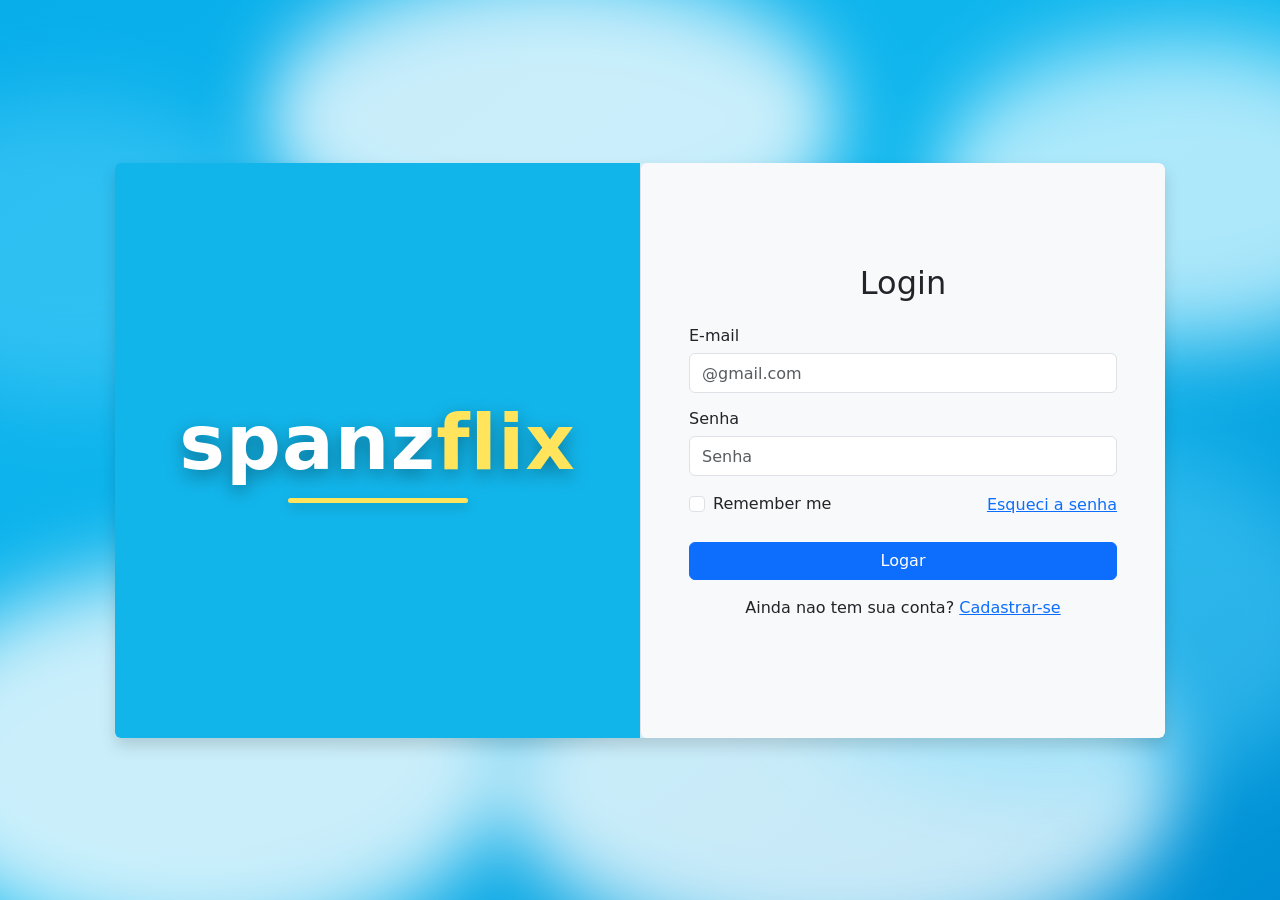
<file: templates/index.html>
<!DOCTYPE html>
<html lang="en">
<head>
    <meta charset="UTF-8">
    <meta name="viewport" content="width=device-width, initial-scale=1.0">
    <title>Tela De Login</title>
    <link rel="stylesheet" href="css/bootstrap.min.css">
    <link rel="stylesheet" href="style.css">
    <link href="https://cdn.jsdelivr.net/npm/bootstrap@5.3.8/dist/css/bootstrap.min.css" rel="stylesheet" integrity="sha384-sRIl4kxILFvY47J16cr9ZwB07vP4J8+LH7qKQnuqkuIAvNWLzeN8tE5YBujZqJLB" crossorigin="anonymous">
</head>
<body style="background-image: url('img/sky-bg.svg'); background-size: cover; background-position: center;">
  

<div class="container-fluid d-flex justify-content-center align-items-center vh-100">
    <div class="row shadow rounded overflow-hidden m-0" style="width: 1050px; min-height: 575px;">

        <div class="col-6 d-flex justify-content-center align-items-center text-white" style="background-color: #12b5ea;">
            <div class="text-center">
                <h1 class="fw-bold m-0" style="font-size: 4.8rem; letter-spacing: 1px; color: #ffffff; text-shadow: 0 6px 18px rgba(0, 0, 0, 0.35);">
                    spanz<span style="color: #ffe45c;">flix</span>
                </h1>
                <div class="mx-auto mt-2" style="width: 180px; height: 5px; background-color: #ffe45c; border-radius: 999px; box-shadow: 0 4px 12px rgba(0, 0, 0, 0.2);"></div>
            </div>
        </div>

        <div class="col-6 bg-light border-start d-flex justify-content-center align-items-center p-5 rounded">
            <div class="w-100">

                <h2 class="text-center mb-4" id="titulo">Login</h2>

                <form id="formLogin" action="/api/login" method="POST">

                    <h6>E-mail</h6>
                    <div class="input-group mb-3 mx-auto">
                        <input class="form-control meu-input" placeholder="@gmail.com" type="text" aria-label="Default" aria-describedby="inputGroup-sizing-default" name="email">
                    </div>

                    <h6>Senha</h6>
                    <div class="input-group mb-3 mx-auto">
                        <input class="form-control meu-input" placeholder="Senha" type="password" aria-label="Default" aria-describedby="inputGroup-sizing-default" name="senha">
                    </div>

                    <div class="d-flex justify-content-between align-items-center mb-4">
                        <div class="form-check">
                            <input class="form-check-input" type="checkbox" id="rememberMe">
                            <label class="form-check-label" for="rememberMe">Remember me</label>
                        </div>
                        <a href="#">Esqueci a senha</a>
                    </div>

                    <div class="text-center mb-3">
                        <button type="submit" class="btn btn-primary w-100">Logar</button>
                    </div>

                </form>

                <p id="mensagemLogin"></p>

                <p class="text-center">Ainda nao tem sua conta? <a href="/cadastro">Cadastrar-se</a></p>

            </div>
        </div>

    </div>
</div>
<script>
document.getElementById("formLogin").addEventListener("submit", async function(event) {
    event.preventDefault();

    const form = event.target;
    const dados = new FormData(form);

    const resposta = await fetch("/api/login", {
        method: "POST",
        body: dados
    });

    const resultado = await resposta.json();
    const mensagem = document.getElementById("mensagemLogin");

    if (resultado.ok) {
        mensagem.className = "text-success text-center";
        mensagem.innerText = resultado.mensagem;
        window.location.href = "/feed"

        // Depois você pode redirecionar para outra página:
        // window.location.href = "/home";
    } else {
        mensagem.className = "text-danger text-center";
        mensagem.innerText = resultado.erros.join(", ");
    }
});
</script>
<script src="js/bootstrap.bundle.min.js"></script>
<script src="https://cdn.jsdelivr.net/npm/bootstrap@5.3.8/dist/js/bootstrap.bundle.min.js" integrity="sha384-FKyoEForCGlyvwx9Hj09JcYn3nv7wiPVlz7YYwJrWVcXK/BmnVDxM+D2scQbITxI" crossorigin="anonymous"></script>
</body>
</html>
</file>
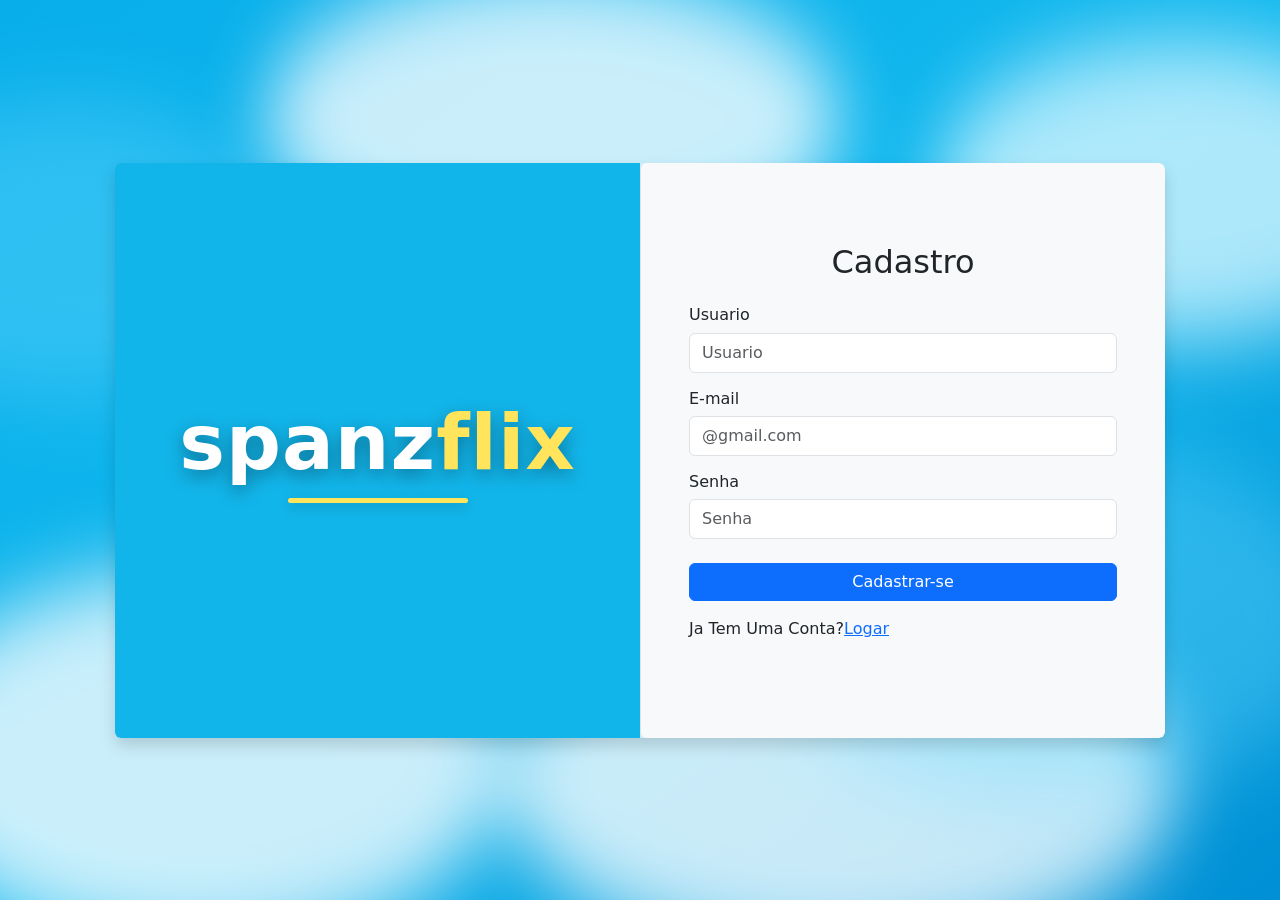
<file: templates/index2.html>
<!DOCTYPE html>
<html lang="en">
<head>
    <meta charset="UTF-8">
    <meta name="viewport" content="width=device-width, initial-scale=1.0">
    <title>Tela De Cadastro</title>
    <link rel="stylesheet" href="css/bootstrap.min.css">
    <link rel="stylesheet" href="style.css">
     <link href="https://cdn.jsdelivr.net/npm/bootstrap@5.3.8/dist/css/bootstrap.min.css" rel="stylesheet" integrity="sha384-sRIl4kxILFvY47J16cr9ZwB07vP4J8+LH7qKQnuqkuIAvNWLzeN8tE5YBujZqJLB" crossorigin="anonymous">
</head>
<body style="background-image: url('img/sky-bg.svg'); background-size: cover; background-position: center;">
  

<div class="container-fluid d-flex justify-content-center align-items-center vh-100">
    <div class="row shadow rounded overflow-hidden m-0" style="width: 1050px; min-height: 575px;">

        <div class="col-6 d-flex justify-content-center align-items-center text-white" style="background-color: #12b5ea;">
            <div class="text-center">
                <h1 class="fw-bold m-0" style="font-size: 4.8rem; letter-spacing: 1px; color: #ffffff; text-shadow: 0 6px 18px rgba(0, 0, 0, 0.35);">
                    spanz<span style="color: #ffe45c;">flix</span>
                </h1>
                <div class="mx-auto mt-2" style="width: 180px; height: 5px; background-color: #ffe45c; border-radius: 999px; box-shadow: 0 4px 12px rgba(0, 0, 0, 0.2);"></div>
            </div>
        </div>

        <div class="col-6 bg-light border-start d-flex justify-content-center align-items-center p-5 rounded">
            <div class="w-100">

                <h2 class="text-center mb-4" id="titulo">Cadastro</h2>

                <form id="formCadastro" action="/api/cadastro" method="POST">

                    <h6>Usuario</h3>
                    <div class="input-group mb-3 mx-auto">
                        <input class="form-control meu-input" placeholder="Usuario" type="text" aria-label="Default" aria-describedby="inputGroup-sizing-default" name="usuario">
                    </div>

                    <h6>E-mail</h3>
                    <div class="input-group mb-3 mx-auto">
                        <input class="form-control meu-input" placeholder="@gmail.com" type="text" aria-label="Default" aria-describedby="inputGroup-sizing-default" name="email">
                    </div>

                    <h6>Senha</h3>
                    <div class="input-group mb-4 mx-auto">
                        <input class="form-control meu-input" placeholder="Senha" type="password" aria-label="Default" aria-describedby="inputGroup-sizing-default" name="senha">
                    </div>

                    <div class="text-center mb-3">
                        <button type="submit" class="btn btn-primary w-100">Cadastrar-se</button>
                    </div>

                </form>

                <p id="mensagemCadastro"></p>

                <p>Ja Tem Uma Conta?<a href="/login">Logar</a></p>

            </div>
        </div>

    </div>
</div>
<script>
document.getElementById("formCadastro").addEventListener("submit", async function(event) {
    event.preventDefault();

    const form = event.target;
    const dados = new FormData(form);

    const resposta = await fetch("/api/cadastro", {
        method: "POST",
        body: dados
    });

    const resultado = await resposta.json();
    const mensagem = document.getElementById("mensagemCadastro");

    if (resultado.ok) {
        mensagem.className = "text-success text-center";
        mensagem.innerText = resultado.mensagem;
        form.reset();
    } else {
        mensagem.className = "text-danger text-center";
        mensagem.innerText = resultado.erros.join(", ");
    }
});
</script>
<script src="https://cdn.jsdelivr.net/npm/bootstrap@5.3.8/dist/js/bootstrap.bundle.min.js" integrity="sha384-FKyoEForCGlyvwx9Hj09JcYn3nv7wiPVlz7YYwJrWVcXK/BmnVDxM+D2scQbITxI" crossorigin="anonymous"></script>
<script src="js/bootstrap.bundle.min.js"></script>
</body>
</html>
</file>
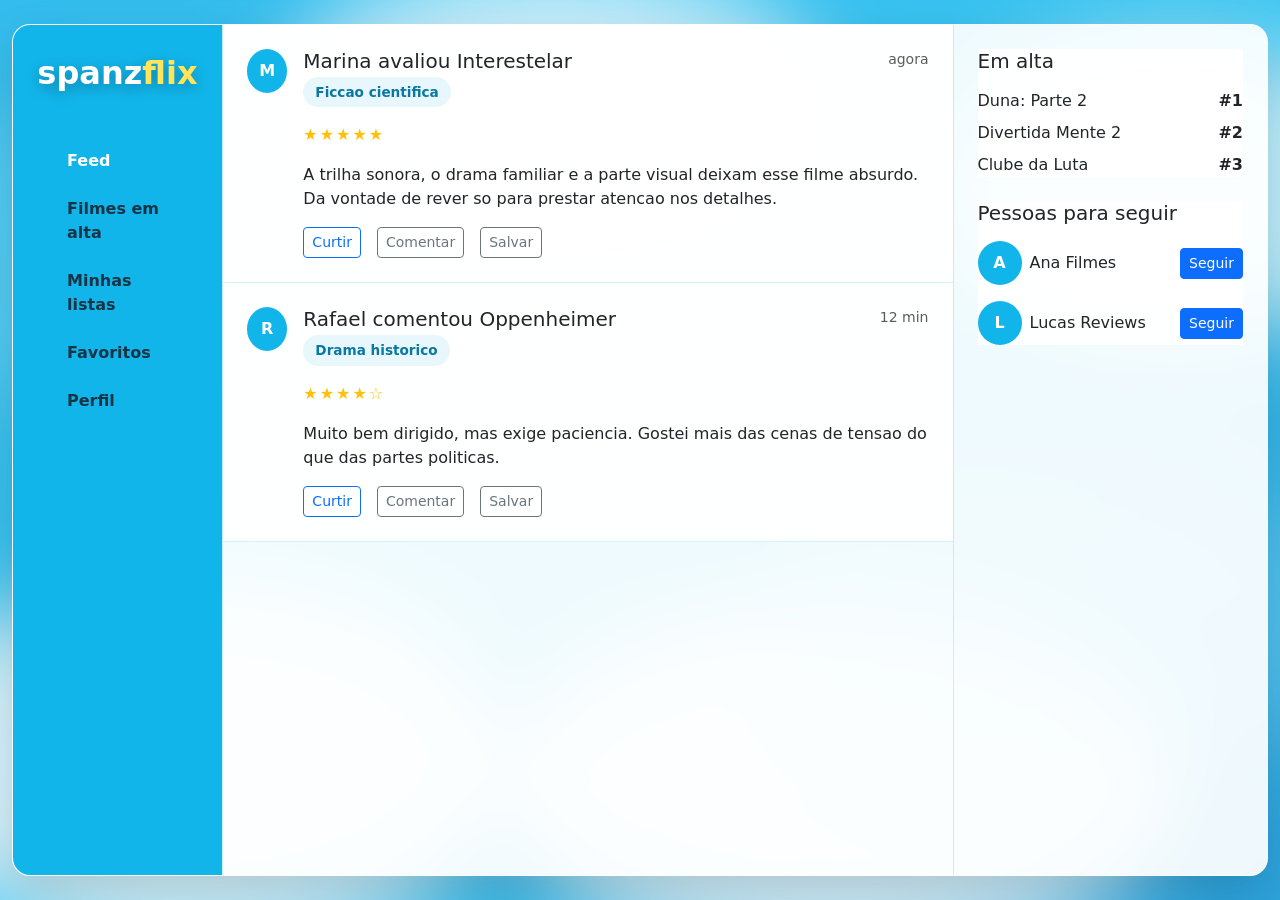
<file: templates/index3.html>
<!doctype html>
<html lang="pt-br">
<head>
    <meta charset="utf-8">
    <meta name="viewport" content="width=device-width, initial-scale=1">
    <title>Spanzflix Social</title>
    <link href="https://cdn.jsdelivr.net/npm/bootstrap@5.3.8/dist/css/bootstrap.min.css" rel="stylesheet" integrity="sha384-sRIl4kxILFvY47J16cr9ZwB07vP4J8+LH7qKQnuqkuIAvNWLzeN8tE5YBujZqJLB" crossorigin="anonymous">
    <style>
        body {
            min-height: 100vh;
            background-image: url("img/sky-bg.svg");
            background-size: cover;
            background-position: center;
            background-attachment: fixed;
        }

        .page-shell {
            min-height: 100vh;
            background-color: rgba(255, 255, 255, 0.18);
            backdrop-filter: blur(4px);
        }

        .logo {
            font-size: 2rem;
            font-weight: 800;
            color: #ffffff;
            text-shadow: 0 4px 14px rgba(0, 0, 0, 0.28);
        }

        .logo span {
            color: #ffe45c;
        }

        .panel {
            background-color: rgba(255, 255, 255, 0.92);
            border: 0;
            border-radius: 0;
            box-shadow: none;
        }

        .app-frame {
            min-height: calc(100vh - 48px);
            background-color: rgba(255, 255, 255, 0.92);
            border: 1px solid rgba(255, 255, 255, 0.8);
            border-radius: 18px;
            box-shadow: 0 18px 45px rgba(0, 0, 0, 0.16);
            overflow: hidden;
        }

        .left-section {
            background-color: #12b5ea;
        }

        .middle-section {
            border-left: 1px solid rgba(18, 181, 234, 0.22);
            border-right: 1px solid rgba(18, 181, 234, 0.22);
        }

        .post-card {
            border-bottom: 1px solid rgba(18, 181, 234, 0.18);
        }

        .sidebar-link {
            display: block;
            color: #153446;
            text-decoration: none;
            padding: 12px 14px;
            border-radius: 10px;
            font-weight: 600;
        }

        .sidebar-link:hover,
        .sidebar-link.active {
            background-color: #12b5ea;
            color: #ffffff;
        }

        .avatar {
            width: 44px;
            height: 44px;
            border-radius: 50%;
            background-color: #12b5ea;
            color: #ffffff;
            display: flex;
            align-items: center;
            justify-content: center;
            font-weight: 800;
        }

        .movie-tag {
            display: inline-block;
            background-color: #e7f7fc;
            color: #0b78a0;
            border-radius: 999px;
            padding: 5px 12px;
            font-size: 0.85rem;
            font-weight: 700;
        }

        .stars {
            color: #ffc107;
            letter-spacing: 2px;
        }
    </style>
</head>
<body>
    <div class="page-shell">
        <div class="container-fluid py-4">
            <div class="row g-0 app-frame">
                <aside class="col-lg-2 left-section p-4">
                    <div class="logo mb-4 text-center">spanz<span>flix</span></div>

                    <div class="p-3">
                        <a class="sidebar-link active" href="#">Feed</a>
                        <a class="sidebar-link" href="#">Filmes em alta</a>
                        <a class="sidebar-link" href="#">Minhas listas</a>
                        <a class="sidebar-link" href="#">Favoritos</a>
                        <a class="sidebar-link" href="#">Perfil</a>
                    </div>
                </aside>

                <main class="col-lg-7 middle-section">
                    <article class="panel post-card p-4">
                        <div class="d-flex gap-3">
                            <div class="avatar">M</div>
                            <div class="w-100">
                                <div class="d-flex justify-content-between align-items-start">
                                    <div>
                                        <h5 class="mb-1">Marina avaliou Interestelar</h5>
                                        <span class="movie-tag">Ficcao cientifica</span>
                                    </div>
                                    <small class="text-muted">agora</small>
                                </div>
                                <div class="stars my-3">★★★★★</div>
                                <p class="mb-3">A trilha sonora, o drama familiar e a parte visual deixam esse filme absurdo. Da vontade de rever so para prestar atencao nos detalhes.</p>
                                <div class="d-flex gap-3 text-muted">
                                    <button class="btn btn-sm btn-outline-primary">Curtir</button>
                                    <button class="btn btn-sm btn-outline-secondary">Comentar</button>
                                    <button class="btn btn-sm btn-outline-secondary">Salvar</button>
                                </div>
                            </div>
                        </div>
                    </article>

                    <article class="panel post-card p-4">
                        <div class="d-flex gap-3">
                            <div class="avatar">R</div>
                            <div class="w-100">
                                <div class="d-flex justify-content-between align-items-start">
                                    <div>
                                        <h5 class="mb-1">Rafael comentou Oppenheimer</h5>
                                        <span class="movie-tag">Drama historico</span>
                                    </div>
                                    <small class="text-muted">12 min</small>
                                </div>
                                <div class="stars my-3">★★★★☆</div>
                                <p class="mb-3">Muito bem dirigido, mas exige paciencia. Gostei mais das cenas de tensao do que das partes politicas.</p>
                                <div class="d-flex gap-3 text-muted">
                                    <button class="btn btn-sm btn-outline-primary">Curtir</button>
                                    <button class="btn btn-sm btn-outline-secondary">Comentar</button>
                                    <button class="btn btn-sm btn-outline-secondary">Salvar</button>
                                </div>
                            </div>
                        </div>
                    </article>
                </main>

                <aside class="col-lg-3 p-4">
                    <div class="panel p-0 mb-4">
                        <h5 class="mb-3">Em alta</h5>
                        <div class="d-flex justify-content-between mb-2">
                            <span>Duna: Parte 2</span>
                            <strong>#1</strong>
                        </div>
                        <div class="d-flex justify-content-between mb-2">
                            <span>Divertida Mente 2</span>
                            <strong>#2</strong>
                        </div>
                        <div class="d-flex justify-content-between">
                            <span>Clube da Luta</span>
                            <strong>#3</strong>
                        </div>
                    </div>

                    <div class="panel p-0">
                        <h5 class="mb-3">Pessoas para seguir</h5>
                        <div class="d-flex align-items-center justify-content-between mb-3">
                            <div class="d-flex align-items-center gap-2">
                                <div class="avatar">A</div>
                                <span>Ana Filmes</span>
                            </div>
                            <button class="btn btn-sm btn-primary">Seguir</button>
                        </div>
                        <div class="d-flex align-items-center justify-content-between">
                            <div class="d-flex align-items-center gap-2">
                                <div class="avatar">L</div>
                                <span>Lucas Reviews</span>
                            </div>
                            <button class="btn btn-sm btn-primary">Seguir</button>
                        </div>
                    </div>
                </aside>
            </div>
        </div>
    </div>

    <script src="https://cdn.jsdelivr.net/npm/bootstrap@5.3.8/dist/js/bootstrap.bundle.min.js" integrity="sha384-FKyoEForCGlyvwx9Hj09JcYn3nv7wiPVlz7YYwJrWVcXK/BmnVDxM+D2scQbITxI" crossorigin="anonymous"></script>
</body>
</html>
</file>
<file: templates/style.css>
.meu-input{

    width: 10px;
    height: 40px;
    background-color: #B8D3DE;

}
</file>
